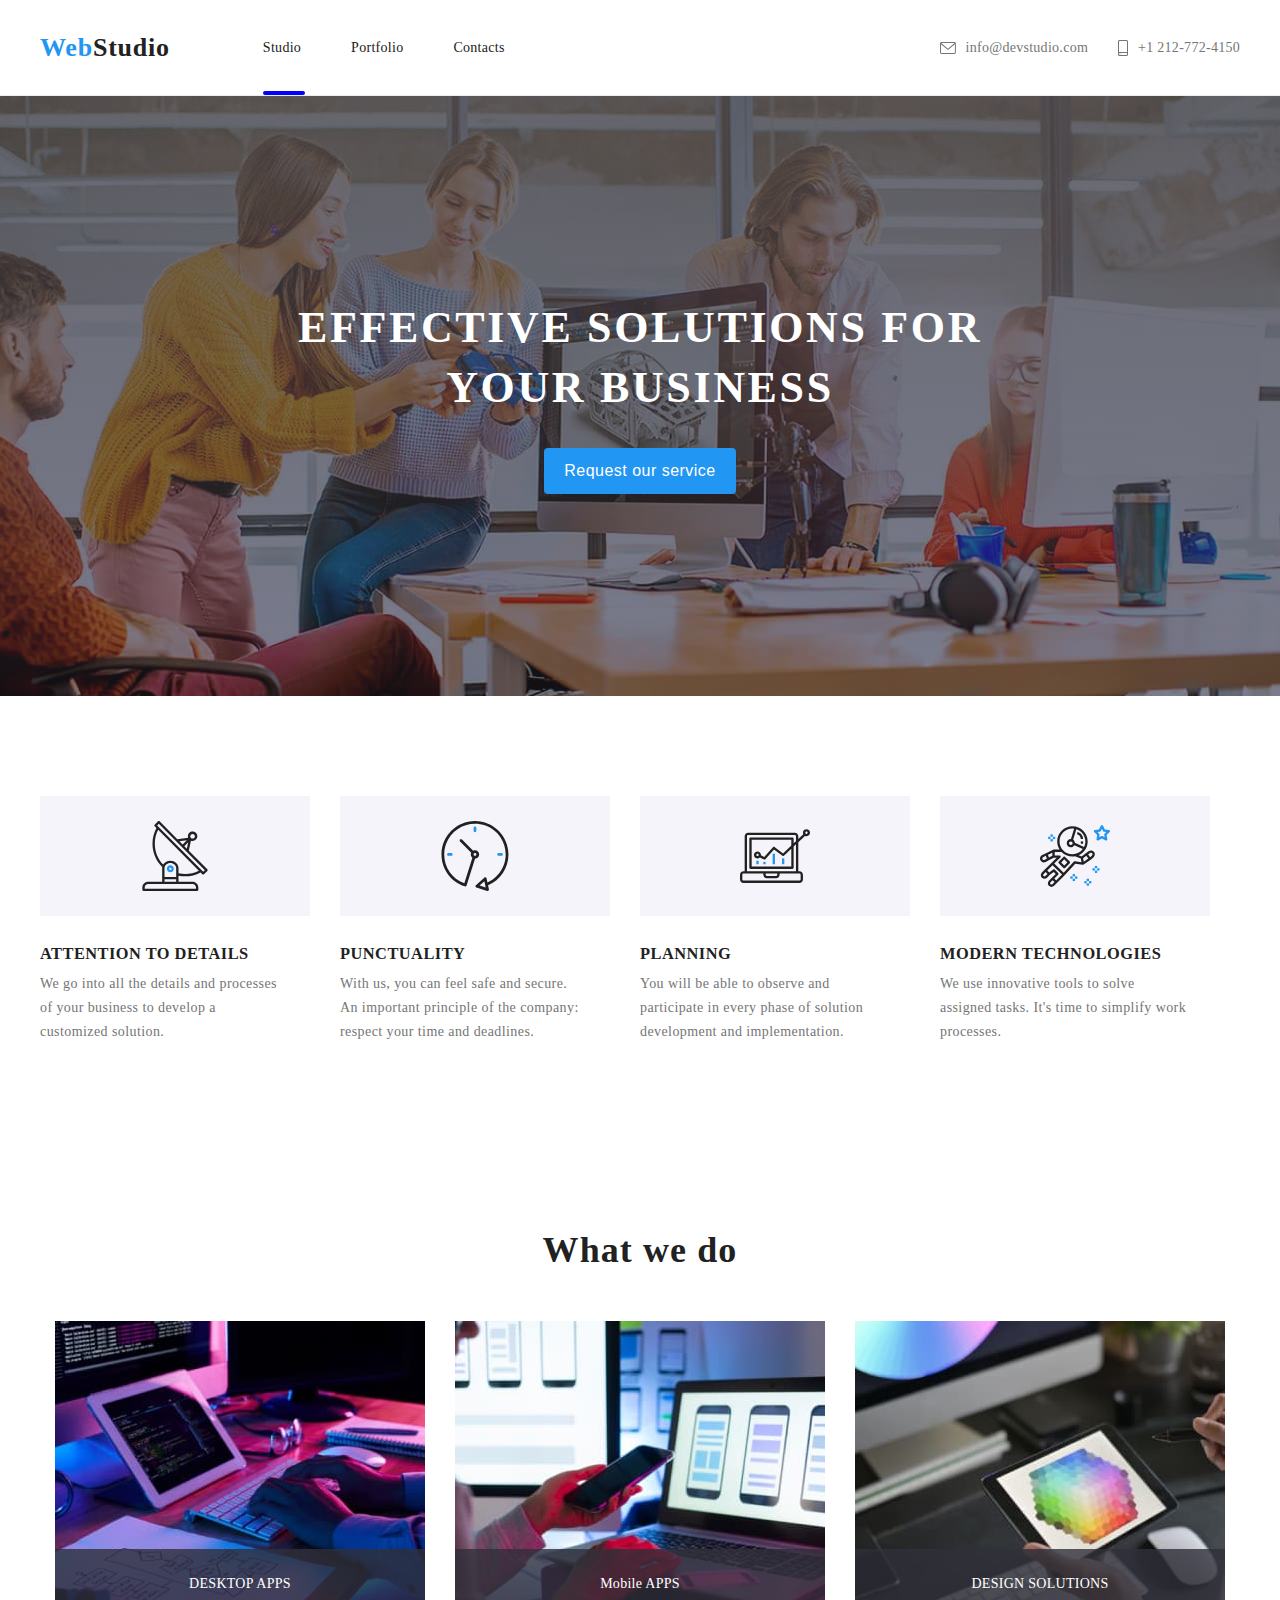
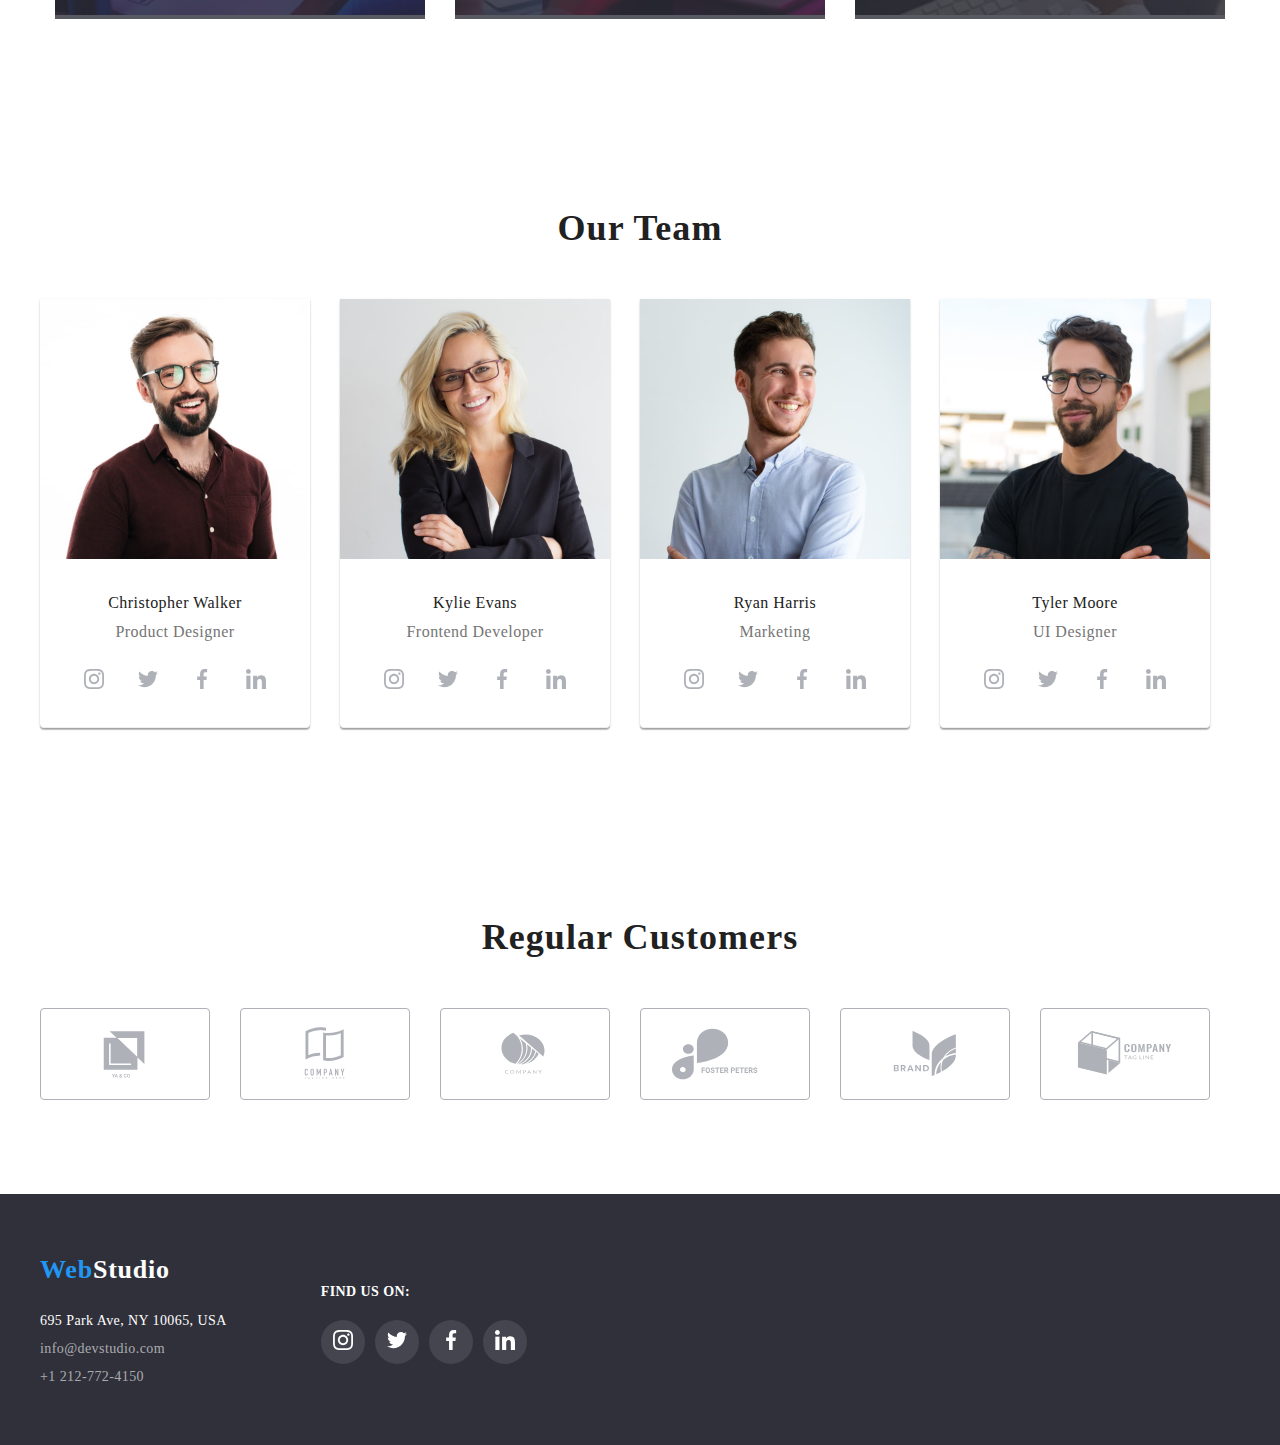
<file: index.html>
<!DOCTYPE html>
<html>

<head>
    <meta charset="UTF-8">
    <title>Web Studio</title>
    <link rel="preconnect" href="https://fonts.googleapis.com">
    <link rel="preconnect" href="https://fonts.gstatic.com" crossorigin>
    <link href="https://fonts.googleapis.com/css2?family=Raleway:wght@400;500;700;900&display=swap" rel="stylesheet">
    <link rel="stylesheet" href="css/styles.css">
</head>

<body>
    <div class="modal is-hidden" data-modal>
        <div class="inner-div">
            <button class="modal-close-button-position" data-modal-close>
                <svg class="modal-close-button">
                    <use href="images/icons-svg.svg#icon-Vector-2"></use>
                </svg>
            </button>
            <!-- <p>text text</p> -->
        </div>
    </div>
    <!--HeaderSection-->
    <div class="header-border">
        <header class="page-header container-for-dimensions">
            <a class="link header-logo" href="index.html"><span class="span-for-logo">Web</span>Studio</a>
            <nav class="header-navigation">
                <ul class="navigation-list unstyled-list">
                    <li class="nav-list-item"><a class="link navigation-link active-link" href="index.html">Studio</a></li>
                    <li class="nav-list-item"><a class="link navigation-link " href="Portfolio.html">Portfolio</a></li>
                    <li class="nav-list-item"><a class="link navigation-link " href="Contacts.html">Contacts</a></li>
                </ul>
            </nav>
            <!--RightNavigationSection-->
            <ul class="right-navigation-list unstyled-list">
                <li class="contact-list-item">
                    <a class="link right-navigation-contact" href="mailto:info@devstudio.com">
                        <svg class="right-navigation-icon-1" width="16px" height="12px">
                        <use href="images/icons-svg.svg#icon-envelope"></use>
                        </svg>
                        info@devstudio.com 
                    </a></li>
                <li class="contact-list-item">
                    <a class="link right-navigation-contact" href="tel:+12127724150">
                        <svg class="right-navigation-icon-2" width="10px" height="16px">
                        <use href="images/icons-svg.svg#icon-smartphone"></use>
                        </svg>
                        +1 212-772-4150</a></li>
            </ul>
        </header>
    </div>
    <main>
        <section class="studio-height studio-height-background-image">
            <h1 class="first-studio-page-text">EFFECTIVE SOLUTIONS FOR<br> YOUR BUSINESS</h1>
            <button data-modal-open class="button-studio" type="button">Request our service</button>
        </section>
        <!--Features-Section-->
        <section class="container-for-dimensions">
            <ul class="container-feature-studio unstyled-list">
                <li class="feature-studio-list">
                    <div class="svg-container-features">
                        <div class="center-svg">
                        <svg class="svg-dimensions-features">
                            <use href="images/icons-svg.svg#icon-antenna-1-1"></use>
                        </svg>
                        </div>
                        <div class="feature-text">
                        <h3 class="strenghts-title">ATTENTION TO DETAILS</h3>
                        <p class="strenghts-description">We go into all the details and processes<br>
                            of your business to develop a
                            <br> customized solution.
                        </p>
                        </div>
                    </div>
                </li>
                <li class="feature-studio-list">
                    <div class="svg-container-features">
                        <div class="center-svg">
                        <svg class="svg-dimensions-features">
                            <use href="images/icons-svg.svg#icon-clock-1-1"></use>
                        </svg>
                        </div>
                        <div class="feature-text">
                        <h3 class="strenghts-title">PUNCTUALITY</h3>
                        <p class="strenghts-description">With us, you can feel safe and secure. <br>
                            An important principle of the company:
                            <br>respect your time and deadlines.
                            </p>
                        </div>
                    </div>
                </li>
                <li class="feature-studio-list">
                    <div class="svg-container-features">
                        <div class="center-svg">
                        <svg class="svg-dimensions-features">
                            <use href="images/icons-svg.svg#icon-diagram-1-1"></use>
                        </svg>
                        </div>
                        <div class="feature-text">
                        <h3 class="strenghts-title">PLANNING</h3>
                        <p class="strenghts-description">You will be able to observe and<br>
                            participate in every phase of solution<br>
                            development and implementation.</p> 
                        </div>
                    </div>
                </li>
                <li class="feature-studio-list">
                    <div class="svg-container-features">
                        <div class="center-svg">
                        <svg class="svg-dimensions-features">
                            <use href="images/icons-svg.svg#icon-astronaut-1-1"></use>
                        </svg>
                        </div>
                        <div class="feature-text">
                            <h3 class="strenghts-title">MODERN TECHNOLOGIES</h3>
                            <p class="strenghts-description">We use innovative tools to solve<br>
                            assigned tasks. It's time to simplify work<br>
                            processes.</p> 
                        </div>
                    </div>
                </li>
            </ul>
        <!--What-we-do-section-->
        <section class="container-for-dimensions padding-bottom-class">
            <h2 class="center-text">What we do</h2>
            <ul class="what-we-do-images unstyled-list">
              <li>
                <div class="what-we-do-overlay">
                  <img height="294" width="370" src="images/what_we_do1.jpg" alt="">
                  <div class="overlay-text-studio">DESKTOP APPS</div>
                </div>
              </li>
              <li>
                <div class="what-we-do-overlay">
                  <img height="294" width="370" src="images/what_we_do2.jpg" alt="">
                  <div class="overlay-text-studio">Mobile APPS</div>
                </div>
              </li>
              <li>
                <div class="what-we-do-overlay">
                  <img height="294" width="370" src="images/what_we_do3.jpg" alt="">
                  <div class="overlay-text-studio">DESIGN SOLUTIONS</div>
                </div>
              </li>
            </ul>
          </section>
        <!--Our-team-Section-->
        <section class="container-for-dimensions">
            <h2 class="center-text">Our Team</h2>
            <ul class="container-list-studio unstyled-list">
                <li class="container-studio">
                    <img height="260" width="270" src="images/team1.jpg" alt="Christopher Walker">
                    <h3 class="container-title-studio">Christopher Walker</h3>
                    <p class="container-sub-title-studio">Product Designer</p>
                    <div class="social-media-icons">
                        <ul class="unstyled-list">
                            <li class="icon-list"> <a class="icon-list-item" href="#">
                                <svg class="social-media-icons-svg">
                                    <use href="images/icons-svg.svg#icon-instagram-2-1"></use>
                                </svg>
                            </a></li>
                            <li class=""> <a class="icon-list-item" href="#">
                                <svg class="social-media-icons-svg">
                                    <use href="images/icons-svg.svg#icon-twitter-1-1"></use>
                                </svg>
                            </a></li>
                            <li class=""> <a class="icon-list-item" href="#">
                                <svg class="social-media-icons-svg">
                                    <use href="images/icons-svg.svg#icon-facebook-1-1"></use>
                                </svg>
                            </a></li>
                            <li class=""> <a class="icon-list-item" href="#">
                                <svg class="social-media-icons-svg">
                                    <use href="images/icons-svg.svg#icon-linkedin-1-1"></use>
                                </svg>
                            </a></li>
                        </ul>
                    </div>
                </li>
                <li class="container-studio">
                    <img height="260" width="270" src="images/team2.jpg" alt="Kylie Evans">
                    <h3 class="container-title-studio">Kylie Evans</h3>
                    <p class="container-sub-title-studio">Frontend Developer</p>
                    <div class="social-media-icons">
                        <ul class="unstyled-list">
                            <li class=""> <a class="icon-list-item" href="#">
                                <svg class="social-media-icons-svg">
                                    <use href="images/icons-svg.svg#icon-instagram-2-1"></use>
                                </svg>
                            </a></li>
                            <li class=""> <a class="icon-list-item" href="#">
                                <svg class="social-media-icons-svg">
                                    <use href="images/icons-svg.svg#icon-twitter-1-1"></use>
                                </svg>
                            </a></li>
                            <li class=""> <a class="icon-list-item" href="#">
                                <svg class="social-media-icons-svg">
                                    <use href="images/icons-svg.svg#icon-facebook-1-1"></use>
                                </svg>
                            </a></li>
                            <li class=""> <a class="icon-list-item" href="#">
                                <svg class="social-media-icons-svg">
                                    <use href="images/icons-svg.svg#icon-linkedin-1-1"></use>
                                </svg>
                            </a></li>
                        </ul>
                    </div>
                </li>
                <li class="container-studio">
                    <img height="260" width="270" src="images/team3.jpg" alt="Ryan Harris">
                    <h3 class="container-title-studio">Ryan Harris</h3>
                    <p class="container-sub-title-studio">Marketing</p>
                    <div class="social-media-icons">
                        <ul class="unstyled-list">
                            <li class=""> <a class="icon-list-item" href="#">
                                <svg class="social-media-icons-svg">
                                    <use href="images/icons-svg.svg#icon-instagram-2-1"></use>
                                </svg>
                            </a></li>
                            <li class=""> <a class="icon-list-item" href="#">
                                <svg class="social-media-icons-svg">
                                    <use href="images/icons-svg.svg#icon-twitter-1-1"></use>
                                </svg>
                            </a></li>
                            <li class=""> <a class="icon-list-item" href="#">
                                <svg class="social-media-icons-svg">
                                    <use href="images/icons-svg.svg#icon-facebook-1-1"></use>
                                </svg>
                            </a></li>
                            <li class=""> <a class="icon-list-item" href="#">
                                <svg class="social-media-icons-svg">
                                    <use href="images/icons-svg.svg#icon-linkedin-1-1"></use>
                                </svg>
                            </a></li>
                        </ul>
                    </div>
                </li>
                <li class="container-studio">
                    <img height="260" width="270" src="images/team4.jpg" alt="Tyler Moore">
                    <h3 class="container-title-studio">Tyler Moore</h3>
                    <p class="container-sub-title-studio">UI Designer</p>
                    <div class="social-media-icons">
                        <ul class="unstyled-list">
                            <li class=""> <a class="icon-list-item" href="#">
                                <svg class="social-media-icons-svg">
                                    <use href="images/icons-svg.svg#icon-instagram-2-1"></use>
                                </svg>
                            </a></li>
                            <li class=""> <a class="icon-list-item" href="#">
                                <svg class="social-media-icons-svg">
                                    <use href="images/icons-svg.svg#icon-twitter-1-1"></use>
                                </svg>
                            </a></li>
                            <li class=""> <a class="icon-list-item" href="#">
                                <svg class="social-media-icons-svg">
                                    <use href="images/icons-svg.svg#icon-facebook-1-1"></use>
                                </svg>
                            </a></li>
                            <li class=""> <a class="icon-list-item" href="#">
                                <svg class="social-media-icons-svg">
                                    <use href="images/icons-svg.svg#icon-linkedin-1-1"></use>
                                </svg>
                            </a></li>
                        </ul>
                    </div>
                </li>
            </ul>
        </section>
        <!--Regular-Customers-->
        <section class="container-for-dimensions">
            <h2 class="center-text-1">Regular Customers</h2>
            <ul class="container-feature-studio-1 unstyled-list">
                <div class="svg-container-regular-customers">
                    <li class="svg-container">
                        <div class="svg-container-regular-customers-svg">
                            <svg class="svg-dimensions-regular-customers">
                                <use href="images/icons-svg.svg#icon-Logo"></use>
                            </svg>
                        </div>
                    </li>
                </div>
                <div class="svg-container-regular-customers">
                    <li class="">
                        <div class="svg-container-regular-customers-svg">
                            <svg class="svg-dimensions-regular-customers">
                                <use href="images/icons-svg.svg#icon-Logo-1"></use>
                            </svg>
                        </div>
                    </li>
                </div>
                <div class="svg-container-regular-customers">
                    <li class="">
                        <div class="svg-container-regular-customers-svg">
                            <svg class="svg-dimensions-regular-customers">
                                <use href="images/icons-svg.svg#icon-Logo-2"></use>
                            </svg>
                        </div>
                    </li>
                </div>
                <div class="svg-container-regular-customers">
                    <li class="">
                        <div class="svg-container-regular-customers-svg">
                            <svg class="svg-dimensions-regular-customers">
                                <use href="images/icons-svg.svg#icon-Logo-3"></use>
                            </svg>
                        </div>
                    </li>
                </div>
                <div class="svg-container-regular-customers">
                    <li class="">
                        <div class="svg-container-regular-customers-svg">
                            <svg class="svg-dimensions-regular-customers">
                                <use href="images/icons-svg.svg#icon-Logo-4"></use>
                            </svg>
                        </div>
                    </li>
                </div>
                <div class="svg-container-regular-customers">
                    <li class="">
                        <div class="svg-container-regular-customers-svg">
                            <svg class="svg-dimensions-regular-customers">
                                <use href="images/icons-svg.svg#icon-Logo-5"></use>
                            </svg>
                        </div>
                    </li>
                </div>
                </ul>
        </section>
    </main>
    <!--PageFooter-->
    <footer class="page-footer">
        <div class="footer-style container-for-dimensions">
            <div class="footer-logo-container">
            <section class="footer-section">
                <a class="footer-logo link" href="index.html"><span class="span-for-logo">Web</span>Studio</a>
                <address>
                    <ul class="informations-of-contact unstyled-list">
                        <li><a class="link location" href="">695 Park Ave, NY 10065, USA</a></li>
                        <li><a class="link contacts" href="mailto:info@devstudio.com">info@devstudio.com</a></li>
                        <li><a class="link contacts mail" href="tel:+12127724150">+1 212-772-4150</a></li>
                    </ul>
                </address>
            </section>
            </div>
            <section class="find-us-section">
                <p class="find-us-text">Find us on:</p>
                <div class="social-icons">
                    <div class="social-media-icons">
                        <ul class="icon-list-footer unstyled-list">
                            <li class="icon-list-item-footer"> <a href="#">
                                    <svg width="20px" height="20px">
                                        <use href="images/icons-svg.svg#icon-instagram-2-2"></use>
                                    </svg></a></li>
                            <li class="icon-list-item-footer"> <a href="#">
                                    <svg width="20px" height="20px">
                                        <use href="images/icons-svg.svg#icon-twitter-1-2"></use>
                                    </svg></a></li>
                            <li class="icon-list-item-footer"> <a href="#">
                                    <svg width="20px" height="20px">
                                        <use href="images/icons-svg.svg#icon-facebook-1-2"></use>
                                    </svg></a></li>
                            <li class="icon-list-item-footer"> <a href="#">
                                    <svg width="20px" height="20px">
                                        <use href="images/icons-svg.svg#icon-linkedin-1-2"></use>
                                    </svg></a></li>
                        </ul>
                    </div>
                </div>
            </section>
        </div>
    </footer>
    <script src="./js/modal.js"></script>
</body>
</html>
</file>
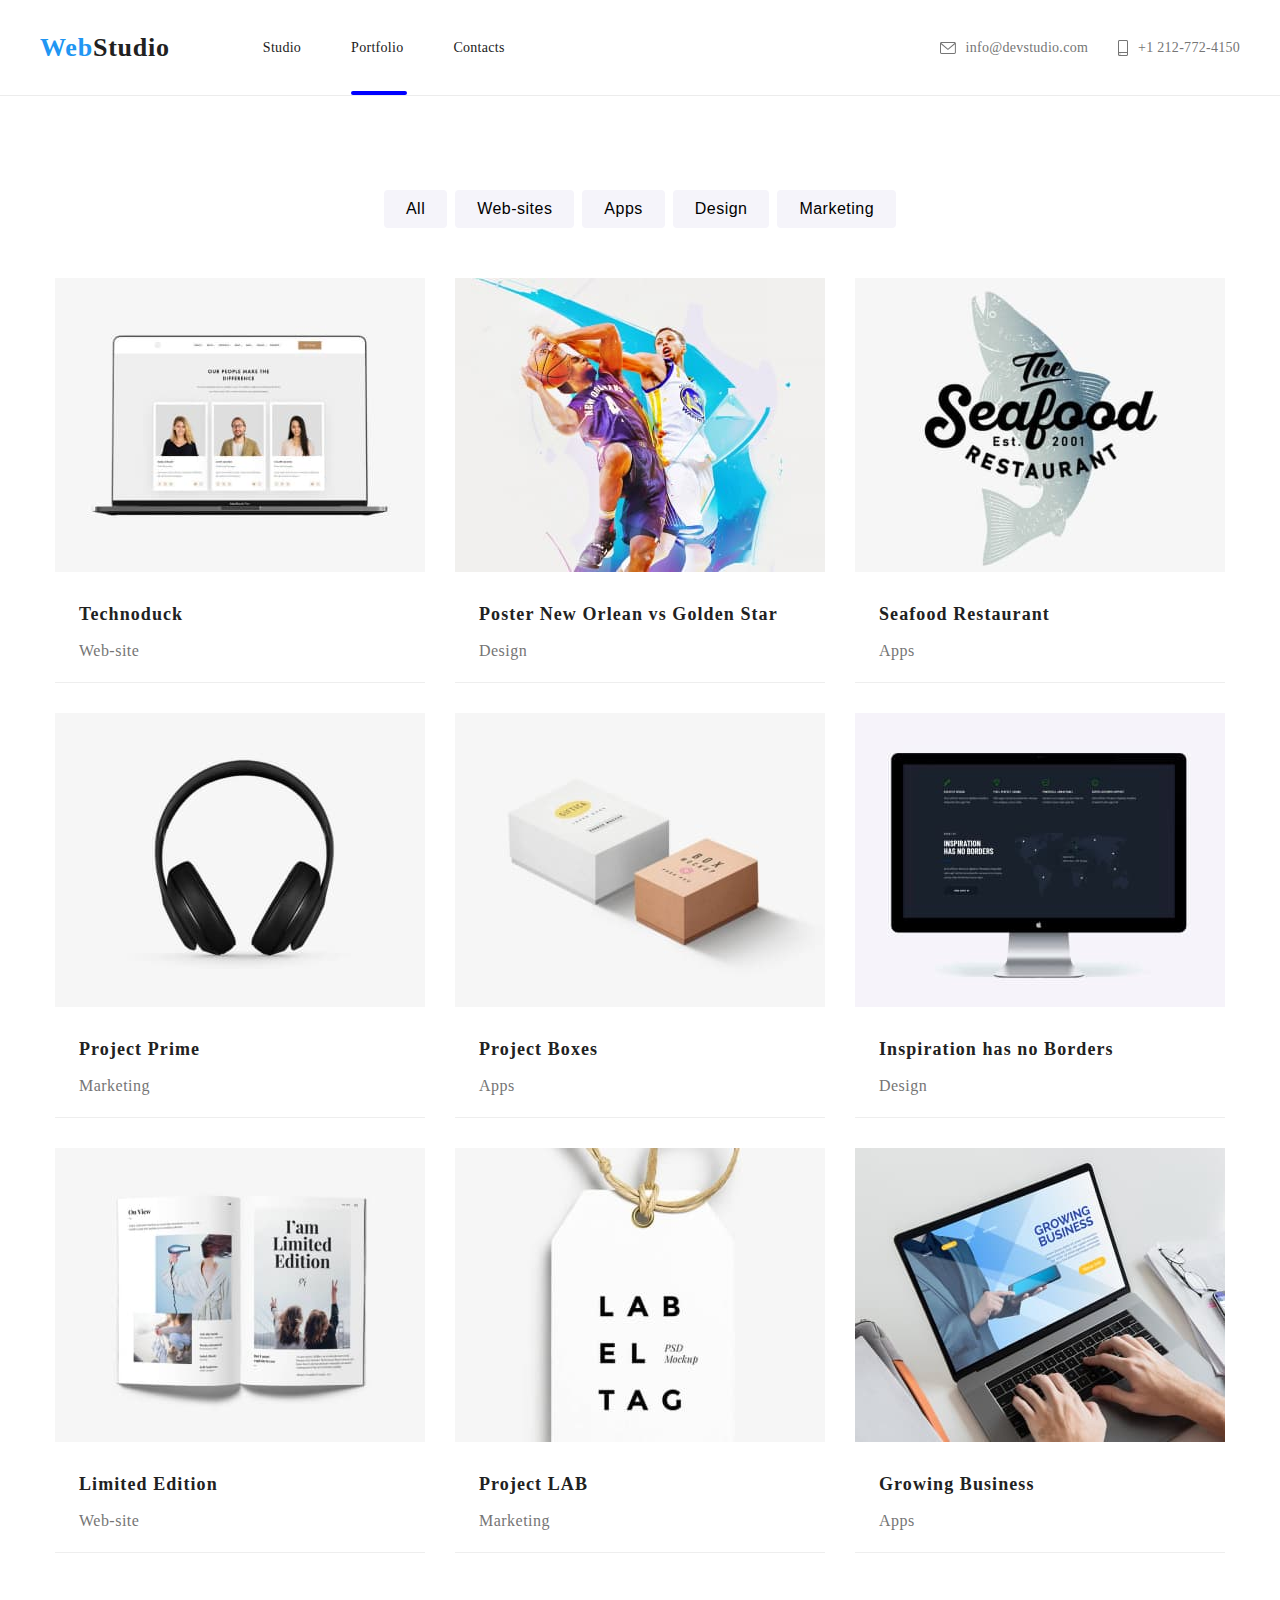
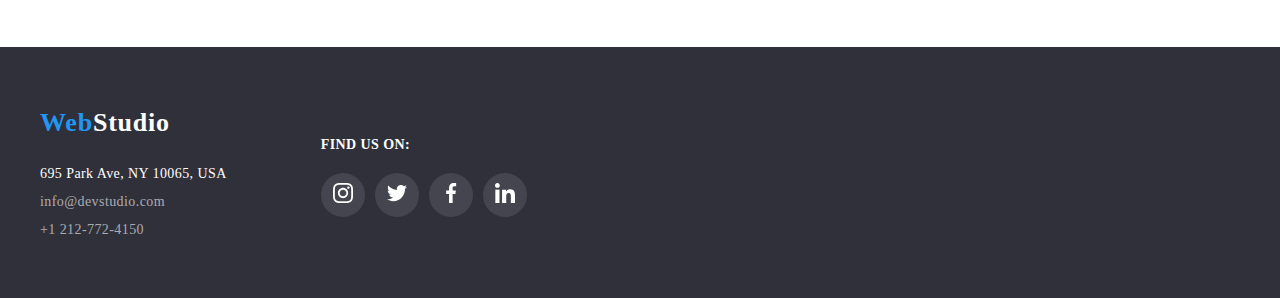
<file: Portfolio.html>
<!DOCTYPE html>
<html>
    <head>
        <meta charset="UTF-8">
        <title>Portfolio</title>
        <link rel="preconnect" href="https://fonts.googleapis.com">
        <link rel="preconnect" href="https://fonts.gstatic.com" crossorigin>
        <link href="https://fonts.googleapis.com/css2?family=Raleway:wght@400;500;700;900&display=swap" rel="stylesheet">
        <link rel="stylesheet" href="css/styles.css">
    </head>
    <body>
        <!--HeaderSection-->
        <div class="header-border">
        <header class="page-header container-for-dimensions">
            <a class="link header-logo" href="index.html"><span class="span-for-logo">Web</span>Studio</a>
            <nav class="header-navigation">
                <ul class="navigation-list unstyled-list">
                    <li class="nav-list-item"><a class="link navigation-link " href="index.html">Studio</a></li>
                    <li class="nav-list-item"><a class="link navigation-link active-link" href="Portfolio.html">Portfolio</a></li>
                    <li class="nav-list-item"><a class="link navigation-link " href="Contacts.html">Contacts</a></li>
                </ul>
            </nav>
            <!--RightNavigationSection-->
            <ul class="right-navigation-list unstyled-list">
                <li class="contact-list-item">
                    <a class="link right-navigation-contact" href="mailto:info@devstudio.com">
                        <svg class="" width="16px" height="12px">
                            <use href="images/icons-svg.svg#icon-envelope"></use>
                        </svg>
                        info@devstudio.com
                    </a>
                </li>
                <li class="contact-list-item">
                    <a class="link right-navigation-contact" href="tel:+12127724150">
                        <svg class="right-navigation-icon-2" width="10px" height="16px">
                            <use href="images/icons-svg.svg#icon-smartphone"></use>
                        </svg>
                        +1 212-772-4150</a>
                </li>
            </ul>
        </header>
        </div>
        <main>
            <!--HeroSection-->
            <section class="hero-section container-for-dimensions">
                <!--ButtonsSection-->
                <ul class="button-list unstyled-list">
                    <li class="button-item-list"><button class="button" type="button">All</button></li>
                    <li class="button-item-list"><button class="button" type="button">Web-sites</button></li>
                    <li class="button-item-list"><button class="button" type="button">Apps</button></li>
                    <li class="button-item-list"><button class="button" type="button">Design</button></li>
                    <li class="button-item-list"><button class="button" type="button">Marketing</button></li>
                </ul>
                <!--ContainerSection-->
                <ul class="container-list unstyled-list">
                    <li class="container">
                        <div class="container-image">
                          <div class="container-overlay-image-portfolio">
                          <img src="images/card1.jpg"alt="Web-site">
                            <div class="overlay-portfolio">
                                <p class="overlay-text-portfolio"> Technoduck is a state-of-the-art coronavirus distribution platform. Companies use this platform for
                                    digital espionage and attacks on competitors' secure servers.</p>
                            </div>
                         </div> 
                        <h3 class="container-title">Technoduck</h3>
                        <h4 class="container-sub-title">Web-site</h4>
                        </div>
                    </li>
                    <li class="container">
                        <div class="container-image">
                          <div class="container-overlay-image-portfolio">
                          <img src="images/card2.jpg"alt="Web-site">
                            <div class="overlay-portfolio">
                                <p class="overlay-text-portfolio"> Technoduck is a state-of-the-art coronavirus distribution platform. Companies use this platform for
                                    digital espionage and attacks on competitors' secure servers.</p>
                            </div>
                         </div> 
                        <h3 class="container-title">Poster New Orlean vs Golden Star</h3>
                        <h4 class="container-sub-title">Design</h4>
                        </div>
                    </li>
                    <li class="container">
                        <div class="container-image">
                          <div class="container-overlay-image-portfolio">
                          <img src="images/card3.jpg"alt="Web-site">
                            <div class="overlay-portfolio">
                                <p class="overlay-text-portfolio"> Technoduck is a state-of-the-art coronavirus distribution platform. Companies use this platform for
                                    digital espionage and attacks on competitors' secure servers.</p>
                            </div>
                         </div> 
                         <h3 class="container-title">Seafood Restaurant</h3>
                         <h4 class="container-sub-title">Apps</h4>
                        </div>
                    </li>
                    <li class="container">
                        <div class="container-image">
                            <div class="container-overlay-image-portfolio">
                                <img src="images/card4.jpg" alt="Web-site">
                                <div class="overlay-portfolio">
                                    <p class="overlay-text-portfolio"> Technoduck is a state-of-the-art coronavirus distribution platform.
                                        Companies use this platform for
                                        digital espionage and attacks on competitors' secure servers.</p>
                                </div>
                            </div>
                            <h3 class="container-title">Project Prime</h3>
                            <h4 class="container-sub-title">Marketing</h4>
                        </div>
                    </li>
                    <li class="container">
                        <div class="container-image">
                            <div class="container-overlay-image-portfolio">
                                <img src="images/card5.jpg" alt="Web-site">
                                <div class="overlay-portfolio">
                                    <p class="overlay-text-portfolio"> Technoduck is a state-of-the-art coronavirus distribution platform.
                                        Companies use this platform for
                                        digital espionage and attacks on competitors' secure servers.</p>
                                </div>
                            </div>
                            <h3 class="container-title">Project Boxes</h3>
                            <h4 class="container-sub-title">Apps</h4>
                        </div>
                    </li>
                    <li class="container">
                        <div class="container-image">
                            <div class="container-overlay-image-portfolio">
                                <img src="images/card6.jpg" alt="Web-site">
                                <div class="overlay-portfolio">
                                    <p class="overlay-text-portfolio"> Technoduck is a state-of-the-art coronavirus distribution platform.
                                        Companies use this platform for
                                        digital espionage and attacks on competitors' secure servers.</p>
                                </div>
                            </div>
                            <h3 class="container-title">Inspiration has no Borders</h3>
                            <h4 class="container-sub-title">Design</h4>
                        </div>
                    </li>
                    <li class="container">
                        <div class="container-image">
                            <div class="container-overlay-image-portfolio">
                                <img src="images/card7.jpg" alt="Web-site">
                                <div class="overlay-portfolio">
                                    <p class="overlay-text-portfolio"> Technoduck is a state-of-the-art coronavirus distribution platform.
                                        Companies use this platform for
                                        digital espionage and attacks on competitors' secure servers.</p>
                                </div>
                            </div>
                            <h3 class="container-title">Limited Edition</h3>
                            <h4 class="container-sub-title">Web-site</h4>
                        </div>
                    </li>
                    <li class="container">
                        <div class="container-image">
                            <div class="container-overlay-image-portfolio">
                                <img src="images/card8.jpg" alt="Web-site">
                                <div class="overlay-portfolio">
                                    <p class="overlay-text-portfolio"> Technoduck is a state-of-the-art coronavirus distribution platform.
                                        Companies use this platform for
                                        digital espionage and attacks on competitors' secure servers.</p>
                                </div>
                            </div>
                            <h3 class="container-title">Project LAB</h3>
                            <h4 class="container-sub-title">Marketing</h4>
                        </div>
                    </li>
                    <li class="container">
                        <div class="container-image">
                            <div class="container-overlay-image-portfolio">
                                <img src="images/card9.jpg" alt="Web-site">
                                <div class="overlay-portfolio">
                                    <p class="overlay-text-portfolio"> Technoduck is a state-of-the-art coronavirus distribution platform.
                                        Companies use this platform for
                                        digital espionage and attacks on competitors' secure servers.</p>
                                </div>
                            </div>
                            <h3 class="container-title">Growing Business</h3>
                            <h4 class="container-sub-title">Apps</h4>
                        </div>
                    </li>
                </ul>
            </section>
        </main>
        <!--PageFooter-->
        <footer class="page-footer">
            <div class="footer-style container-for-dimensions">
                <div class="footer-logo-container">
                <section class="footer-section">
                    <a class="footer-logo link" href="index.html"><span class="span-for-logo">Web</span>Studio</a>
                    <address>
                        <ul class="informations-of-contact unstyled-list">
                            <li><a class="link location" href="">695 Park Ave, NY 10065, USA</a></li>
                            <li><a class="link contacts" href="mailto:info@devstudio.com">info@devstudio.com</a></li>
                            <li><a class="link contacts mail" href="tel:+12127724150">+1 212-772-4150</a></li>
                        </ul>
                    </address>
                </section>
                </div>
                <section class="find-us-section">
                    <p class="find-us-text">Find us on:</p>
                    <div class="social-icons">
                        <div class="social-media-icons">
                            <ul class="unstyled-list">
                                <li class="icon-list-item-footer"> <a href="#">
                                        <svg width="20px" height="20px">
                                            <use href="images/icons-svg.svg#icon-instagram-2-2"></use>
                                        </svg></a></li>
                                <li class="icon-list-item-footer"> <a href="#">
                                        <svg width="20px" height="20px">
                                            <use href="images/icons-svg.svg#icon-twitter-1-2"></use>
                                        </svg></a></li>
                                <li class="icon-list-item-footer"> <a href="#">
                                        <svg width="20px" height="20px">
                                            <use href="images/icons-svg.svg#icon-facebook-1-2"></use>
                                        </svg></a></li>
                                <li class="icon-list-item-footer"> <a href="#">
                                        <svg width="20px" height="20px">
                                            <use href="images/icons-svg.svg#icon-linkedin-1-2"></use>
                                        </svg></a></li>
                            </ul>
                        </div>
                    </div>
                </section>
            </div>
        </footer>
    </body>
</html>
</file>
<file: css/styles.css>
/*Variables*/
:root {
    --background-section: white;
}

.header-navigation,
.hero-section
{
    background-color: var(--background-section);
}

/*Globals*/
body{
    font-family: 'Roboto';
    font-weight: 500;
    font-size: 14px;
    line-height: 16px;
    letter-spacing: 0.02em;
    color: #212121;
    margin: 0px auto;
}

.header-logo {
    font-weight: 700;
    font-size: 26px;
    line-height: 31px;
    letter-spacing: 0.03em;
    margin-right: 93px;
}

.header-border {
    border-bottom: 1px solid #ECECEC ;
}

.page-header,
.container-for-dimensions
 {
    width: 1200px;
    margin: 0px auto;

}

.span-for-logo{
    color: #2196F3;
}

.page-header{
    background-color: #FFFFFF;
    display: flex;
    padding: 32px 0px;
}

.unstyled-list{
    list-style: none;
    margin: 0px;
    padding: 0px;
}

.link{
    color: #212121;
    text-decoration: none;
}

.navigation-list {
    display: flex;
    gap: 50px;  
    flex-grow: 1;
}

.navigation-link{
    letter-spacing: 0.02em;
    color: #212121;
    text-decoration: none;
    transition: color 250ms cubic-bezier(0.4, 0, 0.2, 1);
}

.navigation-link.active-link {
  position: relative;
  padding-bottom: 28px;

}

.navigation-link.active-link::after {
    content: '';
    border: 2px solid blue;
    width: 100%;
    position: absolute;
    bottom: -12px;
    border-radius: 2px; 
    left: 0;
    visibility: visible;
}

.nav-list-item a{
    transition: color 250ms cubic-bezier(0.4, 0, 0.2, 1);
}

.header-navigation{
    display: flex;
    align-items: center;
    flex-grow: 1;
}

/* Right-navigation-list */

.right-navigation-list {
    color: #757575;
    display: flex;
    align-items: center;
    justify-content: flex-end;
    gap: 30px;
}

.right-navigation-icon-1, .right-navigation-icon-2
{
    fill: #757575;
    transition: fill 250ms cubic-bezier(0.4, 0, 0.2, 1);
}

.right-navigation-contact{
    display: flex;
    gap: 10px;
    fill: #757575;
    color: #757575;
}

.right-navigation-contact:hover {
    fill: #2196F3;
    color: #2196F3;
  }

.right-navigation-icon-1:hover , 
.right-navigation-icon-2:hover , 
.right-navigation-contact :hover,
.contact-list-item :hover,
.navigation-link:hover
{
    fill: #2196F3;    
}

.contact-list-item {
    display: flex;
    gap: 30px;
    justify-content: center;
    
}

.contact-list-item a {
    display: flex;
    align-items: center;
    gap: 10px;
    color: #757575;
    transition: color 250ms cubic-bezier(0.4, 0, 0.2, 1);
}

.contact-list-item a:hover {
    color: #2196F3;
  }

.contact-list-item a:hover .right-navigation-icon-1,
.contact-list-item a:hover .right-navigation-icon-2 {
  fill: #2196F3;
}

.navigation-list :hover {
    color: #2196F3;
    text-decoration: none;
    
}

.modal{
    background: rgba(0, 0, 0, 0.2);
    position: absolute;
    width: 100%;
    height: 100%;
    z-index: 99;
    display: flex;
    justify-content: center;
    align-items: center;
    transition: opacity 250ms cubic-bezier(0.4, 0, 0.2, 1);

}

.is-hidden{
    visibility: hidden;
    opacity: 0;
}

.inner-div {
    width: 528px;
    height: 581px;
    background: #FFFFFF;
    box-shadow: 0px 1px 3px rgba(0, 0, 0, 0.12), 0px 1px 1px rgba(0, 0, 0, 0.14), 0px 2px 1px rgba(0, 0, 0, 0.2);
    border-radius: 4px;
    position: relative;
    transition: opacity 250ms cubic-bezier(0.4, 0, 0.2, 1);
}

.modal-close-button-position{
    width: 30px;
    height: 30px;
    background: #FFFFFF;
    border: 1px solid rgba(0, 0, 0, 0.1);
    border-radius: 50%;
    top: 8px;
    right: 8px;
    position: absolute;
    transition: opacity 250ms cubic-bezier(0.4, 0, 0.2, 1);
}

.modal-close-button 
{
    /* display: flex;
    justify-content: center;
    align-items: center;
    border-radius: 50%; */
    /* position: absolute; */
    top: 17px;
    right: 17px;
    width: 11px;
    height: 11px;
}

.button ,
.button-studio {
    font-size: 16px;
    line-height: 26px;
    text-align: center;
    letter-spacing: 0.03em;
    background: #F5F4FA;
    border: 0;
    border-radius: 4px;
    padding: 6px 22px;
    transition: box-shadow 250ms cubic-bezier(0.4, 0, 0.2, 1);
}

.button-studio{
    color: #FFFFFF;
    background: #2196F3;
    padding: 10px 20px; 
    
}

.button:hover {
    color: #FFFFFF;
    background: #2196F3;
    border: none;
    box-shadow: 0px 3px 1px rgba(0, 0, 0, 0.1), 0px 1px 2px rgba(0, 0, 0, 0.08), 0px 2px 2px rgba(0, 0, 0, 0.12);
    cursor: pointer;
    transition: box-shadow 250ms cubic-bezier(0.4, 0, 0.2, 1);
}

.button-list{
    display: flex;
    justify-content: center;
    gap: 8px;
    padding: 94px 0px 50px 0px;
}

.button-item-list{
    
}

.container-list{
    display: flex;
    gap: 30px;
    flex-wrap: wrap;
    margin-top: 50px;
    margin-bottom: 94px;
    margin: 0;
    padding: 0;
    justify-content: center;
    margin: 0 auto;
    padding-bottom: 94px;
    align-items: center;
    position: relative;
}

.container{
    height: 404px;
    background: #FFFFFF;
    border-bottom: 1px solid #EEEEEE;
    position: relative;
    transition: box-shadow 250ms cubic-bezier(0.4, 0, 0.2, 1);
}

.container:hover {
    border: 1px solid #EEEEEE;
    cursor: pointer;
    box-shadow: 0px 1px 1px rgba(0, 0, 0, 0.12), 0px 4px 4px rgba(0, 0, 0, 0.06), 1px 4px 6px rgba(0, 0, 0, 0.16)
}

.container-image {
    height: 404px;
    display: block;
    position: relative;
    box-sizing: border-box;
    overflow: hidden;
    position: relative;
}

.overlay-portfolio{
    position: absolute;
    background: rgba(0, 0, 255, 0.7);
    overflow: hidden;
    width: 100%;
    height:100%;
    transform: translateY(100%);
    transition: transform 250ms linear;
    opacity: 0.9;
    bottom: 0;
}

.container-image:hover .overlay-portfolio{
    transform: translateY(0px)
}

.container-overlay-image-portfolio {
    position: relative;
    overflow: hidden;
}

.container-image:hover .over{
    transform: translateY(0px)
}

.overlay-text-portfolio{
    font-family: 'Roboto';
    font-style: normal;
    font-weight: 400;
    font-size: 18px;
    line-height: 28px;
    letter-spacing: 0.03em;
    color: #FFFFFF;
    padding: 64px 24px 91px 24px;
}

.container-title {
    font-weight: 700;
    font-size: 18px;
    line-height: 36px;
    letter-spacing: 0.06em;
    text-align: left;
    padding: 20px 24px 4px;
    position: relative;
    z-index: 1;
}

.container-sub-title {
    font-weight: 400;
    font-size: 16px;
    line-height: 30px;
    letter-spacing: 0.03em;
    color: #757575;
    padding: 0px 24px 20px;
    position: relative;
    z-index: 1;
}

.container-studio{
    width: 270px;
    height: 428px;
    background: #FFFFFF;
    border-bottom: 1px solid #EEEEEE;
    box-shadow: 0px 1px 3px rgba(0, 0, 0, 0.12), 0px 1px 1px rgba(0, 0, 0, 0.14), 0px 2px 1px rgba(0, 0, 0, 0.2);
    border-radius: 0px 0px 4px 4px;
}

.container-list-studio{
    display: flex;
    gap: 30px;
    margin: 0 auto;
    padding-bottom: 94px;
}

.container-title-studio {
    font-weight: 500;
    font-size: 16px;
    line-height: 19px;
    letter-spacing: 0.03em;
    text-align: center;
    padding: 30px 0px 10px;

}

.container-sub-title-studio {
    font-weight: 400;
    font-size: 16px;
    line-height: 19px;
    letter-spacing: 0.03em;
    color: #757575;
    text-align: center;
    padding-bottom: 16px;
}

.page-footer{
    background: #2F303A;
}

.location{
    font-weight: 400;
    font-style: normal;
    letter-spacing: 0.03em;
    color: #FFFFFF;
    
}

.contacts{
    font-weight: 400;
    font-style: normal;
    letter-spacing: 0.03em;
    color: rgba(255, 255, 255, 0.6);
    transition: color 250ms cubic-bezier(0.4, 0, 0.2, 1);
}

.contacts:hover{
    color: #2196F3;
    
}

.footer-logo {
    font-weight: 700;
    font-size: 26px;
    line-height: 31px;
    letter-spacing: 0.03em;
    color: #FFFFFF;
}

.informations-of-contact{
  display: inline-block;
  margin-top: 28px; 
  
}

.studio-height {
    height: 600px;
    background-color: #2F303A;
    background: linear-gradient(rgba(90, 90, 94, 0.7), rgba(70, 72, 92, 0.2)), url(../images/background-for-studio.jpg);
    background-size: cover;
    background-position: center;
    background-repeat: no-repeat;
    display: flex;
    flex-direction: column;
    align-items: center;
    justify-content: center;
}

/* .studio-height-background-image{
    
} */

.container-feature-studio,
.container-feature-studio-1
{
    display: flex;
    gap: 30px;
    flex-wrap: wrap;
    margin: 0;
    padding: 0;
    margin: 0 auto;
    align-items: center;
    padding-bottom: 94px;
}

.container-feature-studio{
    padding-top: 94px;
}

.container-feature-studio-1{
    padding-bottom: 94px;
}

.feature-studio-list {
    display: flex;
    justify-content: center;
    align-items: center;
}

.strenghts-title{
    padding-top: 30px;
    padding-bottom: 10px;
    font-weight: 700;
    letter-spacing: 0.03em;
    text-transform: uppercase;

}

.strenghts-description{
    font-weight: 400;
    font-size: 14px;
    line-height: 24px;
    letter-spacing: 0.03em;
    color: #757575;
}

.first-studio-page-text{
    font-weight: 900;
    font-size: 44px;
    line-height: 60px;
    text-align: center;
    letter-spacing: 0.06em;
    text-transform: uppercase;
    color: #FFFFFF;
    padding-bottom: 30px;
}

.center-text,
.center-text-1
{
    font-size: 36px;
    line-height: 42px;
    text-align: center;
    letter-spacing: 0.03em;
    padding-bottom: 50px;
    margin-top: 94px;
}

.padding-bottom-class{
    padding-bottom: 94px;
}

.what-we-do-images{
    display: flex;
    gap: 30px;
    align-items: center;
    justify-content: center;
    mix-blend-mode: normal;
}

.what-we-do-images li {
    position: relative;
  }
  
  .image-overlay {
    position: relative;
    
  }
  
  .overlay-text-studio {
    position: absolute;
    bottom: 0;
    left: 0;
    width: 370px;
    height: 70px;
    background: rgba(47, 48, 58, 0.8);
    color: #fff;
    font-size: 14px;
    transition: color 250ms cubic-bezier(0.4, 0, 0.2, 1);
    opacity: 0;
    transform: translateY(100%);
    display: flex;
    align-items: center;
    justify-content: center;
  }
  
  .what-we-do-overlay .overlay-text-studio {
    opacity: 1;
    transform: translateY(0);
  }

.footer-style{
    display: flex;
    padding-top: 60px;
    gap: 94px;
}

ul.informations-of-contact li{
    margin-bottom: 12px;
}

ul.informations-of-contact li:last-child {
    margin-bottom: 60px;
  }

   .general-container{
    width: 100%;
      max-width: 1200px;
      margin: 0 auto;
  } 

.center-text{
    display: flex;
    justify-content: center;
    margin-top: 94px;
}

.social-icons{
    display: flex;
}

.social-media-icons {
    display: flex;
    justify-content: center;
}
.social-media-icons ul{
    display: flex;
    gap: 10px;
}

.social-media-icons-svg{
    fill: #afb1b8;
    display: flex;
    width: 20px;
    height: 20px;
}

.social-media-icons-svg:hover{
    fill: #FFFFFF;
    transition: color 250ms cubic-bezier(0.4, 0, 0.2, 1);
}

.icon-list-footer{
    color: #FFFFFF;
    fill: #FFFFFF;
    transition: color 250ms cubic-bezier(0.4, 0, 0.2, 1);
}

.icon-list-footer:hover {
    transition: color 250ms cubic-bezier(0.4, 0, 0.2, 1);
}

.icon-list-item-footer{
    background: rgba(255, 255, 255, 0.1);
}

.icon-list a{
    transition: color 250ms cubic-bezier(0.4, 0, 0.2, 1);
}

.icon-list-item,
.icon-list-item-footer
{
    display: flex;
    width: 44px;
    height: 44px;
    justify-content: center;
    align-items: center;
    border-radius: 50%;
}

.icon-list-item:hover , .icon-list-item-footer:hover {
    background: #2196F3;
    cursor: pointer;
    transition: background-color 250ms cubic-bezier(0.4, 0, 0.2, 1);
}

.icon-list-item:hover svg{
    fill: #FFFFFF;
    transition: background-color 250ms cubic-bezier(0.4, 0, 0.2, 1);
    
}

.footer-logo-container {
    display: flex;
    gap: 94px;
}

.find-us-section{
    display: flex;
    flex-direction: column;
    align-items: baseline;
    gap: 20px;
    padding-top: 15px;
    
}

.find-us-text{
    font-weight: 700;
    letter-spacing: 0.03em;
    text-transform: uppercase;
    color: #FFFFFF;
    padding-top: 15px;
}

/*Features*/
.svg-container-features {
    display: flex;
    flex-direction: column;
    align-items: center;
    justify-content: center;
    width: 270px;
    height: 251px;
}

.feature-text {
    height: 120px;
    width: 270px;    
}

.svg-dimensions-features {
    width: 70px;
    height: 70px;
}

.center-svg{
    width: 270px;
    height: 120px;
    background-color: #F5F4FA;
    display: flex;
    align-items: center;
    justify-content: center;
}

/*Regular customers*/
.svg-container-regular-customers {
    box-sizing: border-box;
    width: 170px;
    height: 92px;
    background-color: #FFFFFF;
    border: 1px solid #AFB1B8;
    border-radius: 4px;
    display: flex;
    align-items: center;
    justify-content: center;
    
}

.svg-container-regular-customers svg {
    width: 100%;
    height: 100%;
}

.svg-container-regular-customers li :hover{
    fill: #2196F3;
    border-color: #2196F3;
}

.svg-container-regular-customers-svg {
    width: 106px;
    height: 60px;
}

.svg-dimensions-regular-customers {
    fill: #AFB1B8;
}

.svg-container-regular-customers:hover svg, 
.svg-container-regular-customers:hover {
    fill: #2196F3;
    border-color: #2196F3;
    cursor: pointer;
    transition: all 250ms cubic-bezier(0.4, 0, 0.2, 1);
}

  *
{
    margin-block-start: 0px;
    margin-block-end: 0px;
    margin-inline-start: 0px;
    margin-inline-end: 0px;
}
</file>
